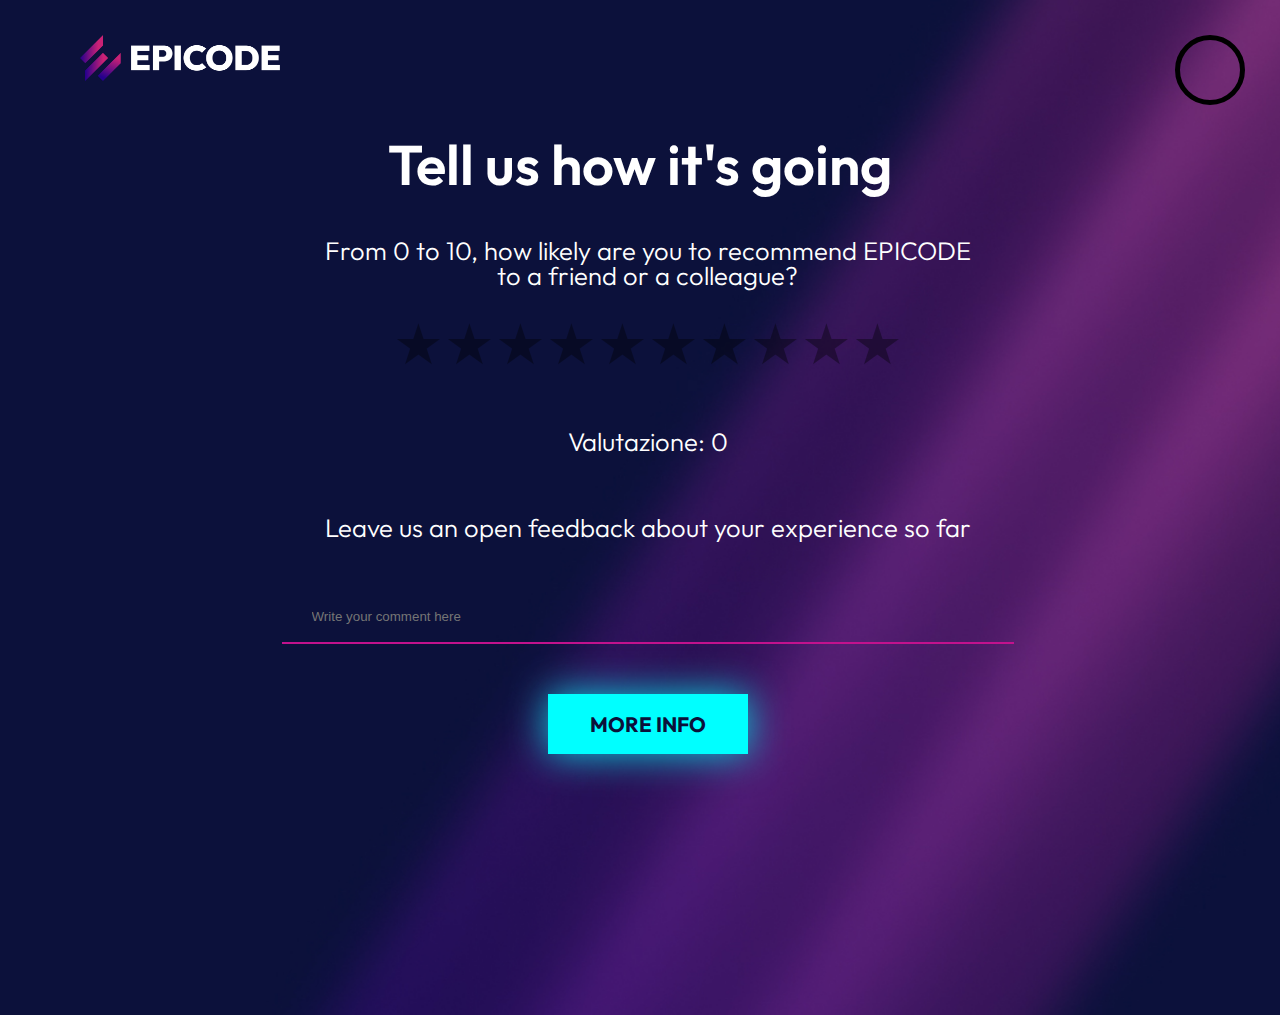
<file: feedback.html>
<!DOCTYPE html>
<html lang="it">
<head>
    <meta charset="UTF-8">
    <meta name="viewport" content="width=device-width, initial-scale=1.0">
    <title>Benchmark - Epicode</title>
    <link rel="stylesheet" href="css/reset.css">
    <link rel="stylesheet" href="css/style.css">
</head>
<body>
  
    <div id="main">
        
        <div class="timer"></div>
        <img src="assets/images/epicode_logo.png" id="logo"></img>
        
        <div id="contenuto-pagina-4">
            <div class="h4 come-sta-andando"><span>Tell us how it's going</span></div>
            <div class="testo-page-4">From 0 to 10, how likely are you to recommend EPICODE to a friend or a colleague?</div>
            <form class="form" action="submit">
                <div class="stars">
                    <div class="stars">
                        <span class="star" data-stars="1">&#9733;</span>
                        <span class="star" data-stars="2">&#9733;</span>
                        <span class="star" data-stars="3">&#9733;</span>
                        <span class="star" data-stars="4">&#9733;</span>
                        <span class="star" data-stars="5">&#9733;</span>
                        <span class="star" data-stars="6">&#9733;</span>
                        <span class="star" data-stars="7">&#9733;</span>
                        <span class="star" data-stars="8">&#9733;</span>
                        <span class="star" data-stars="9">&#9733;</span>
                        <span class="star" data-stars="10">&#9733;</span>
                      </div>
                        <div id="stars-value">Valutazione: 0</div>
                  </div> 
                <label class="text-label" for="comment">Leave us an open feedback about your experience so far</label>
                <input class="input-text-label" type="text" name="comment" placeholder="Write your comment here">
                <button class="button-page-1-4 more-info">MORE INFO</button>
            </form>
            

        </div>
    </div>



<script src="js/script.js"></script>
</body>
</html>
</file>
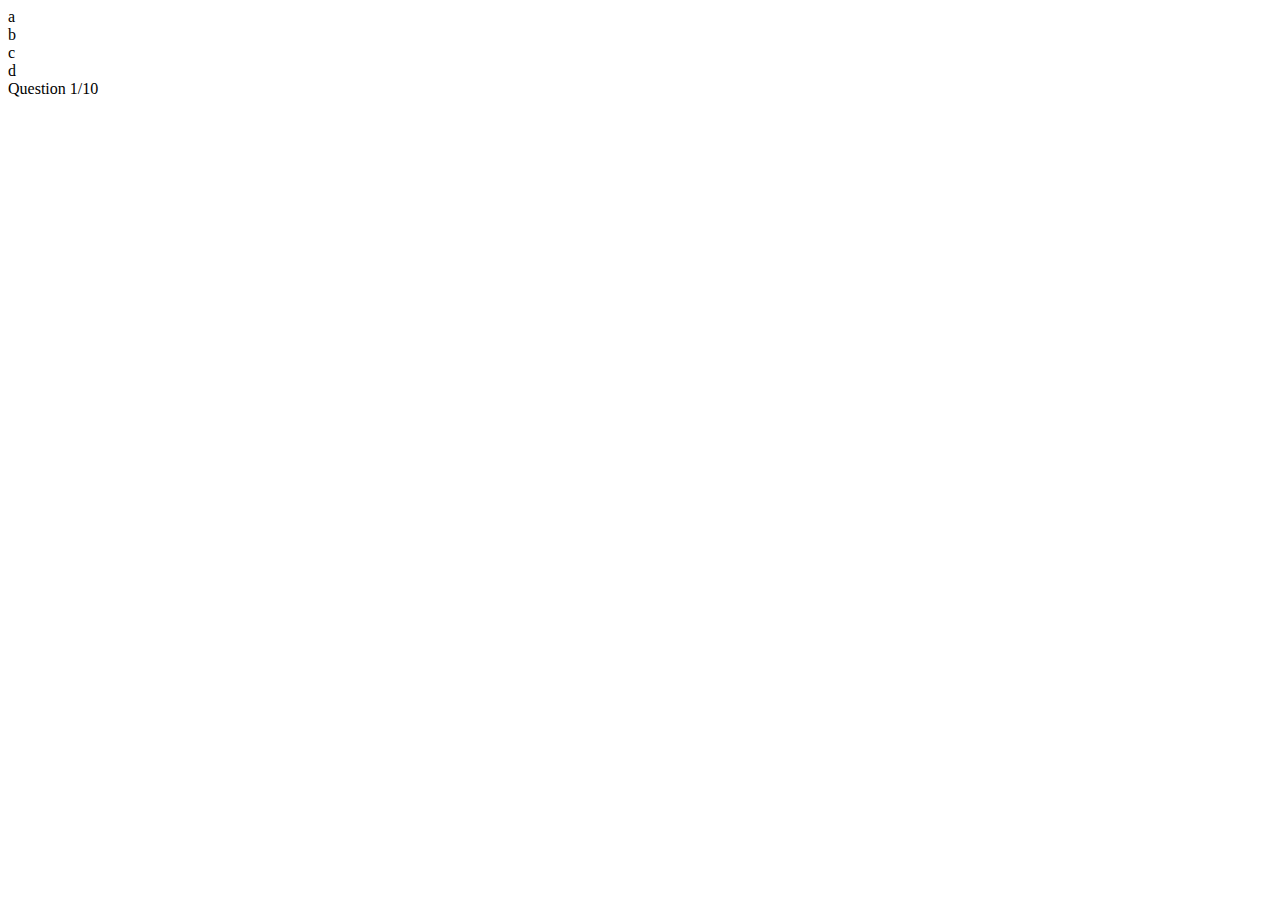
<file: index2.html>
<!DOCTYPE html>
<html lang="it">
<head>
    <meta charset="UTF-8">
    <meta name="viewport" content="width=device-width, initial-scale=1.0">
    <title>Benchmark - Epicode</title>
</head>
<body>
  
    <div id="container-logo-bg">
        
        <div class="timer"></div>
        <div id="logo"></div>
        
        <div id="contenuto-pagina">
            <div class="h4"></div>
            <div class="domanda"> 
                
                <div class="risposte">a</div>
                <div class="risposte">b</div>
                <div class="risposte">c</div>
                <div class="risposte">d</div>
                
            </div>

            <div>

                <div class="h6">Question 1/10</div>

            </div>
        </div>
    </div>



<script src="js/script.js"></script>
</body>
</html>
</file>
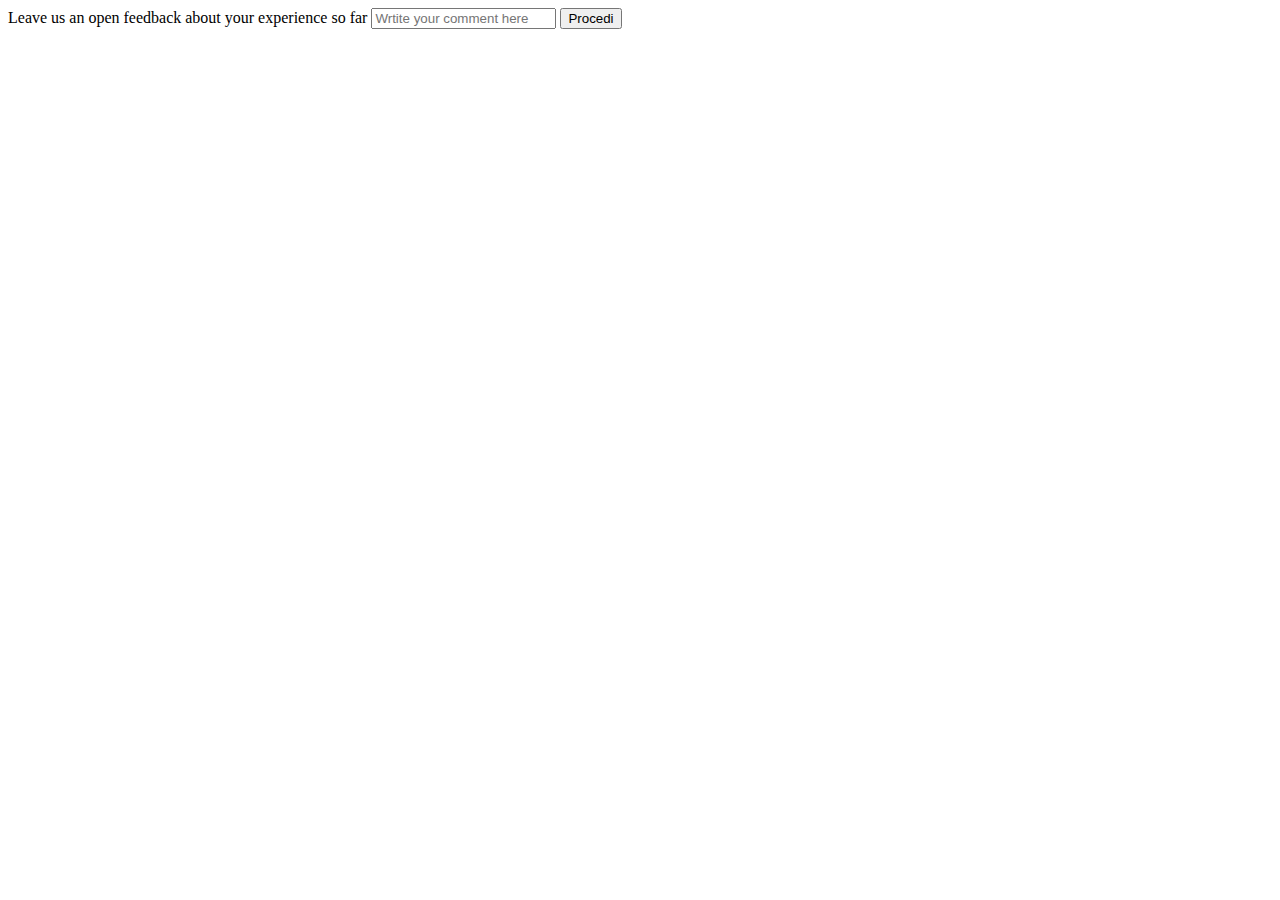
<file: index4.html>
<!DOCTYPE html>
<html lang="it">
<head>
    <meta charset="UTF-8">
    <meta name="viewport" content="width=device-width, initial-scale=1.0">
    <title>Benchmark - Epicode</title>
</head>
<body>
  
    <div id="container-logo-bg">
        
        <div class="timer"></div>
        <div id="logo"></div>
        
        <div id="contenuto-pagina">
            <div class="h4"></div>
            <div class="testo-page-3-4"></div>
            <form action="submit">
                <div class="stelle"></div>
                <label for="comment">Leave us an open feedback about your experience so far</label>
                <input type="text" name="comment" placeholder="Wrtite your comment here">
                <button class="button-page-1-4">Procedi</button>
            </form>
            
            </div>

        </div>
    </div>



<script src="js/script.js"></script>
</body>
</html>
</file>
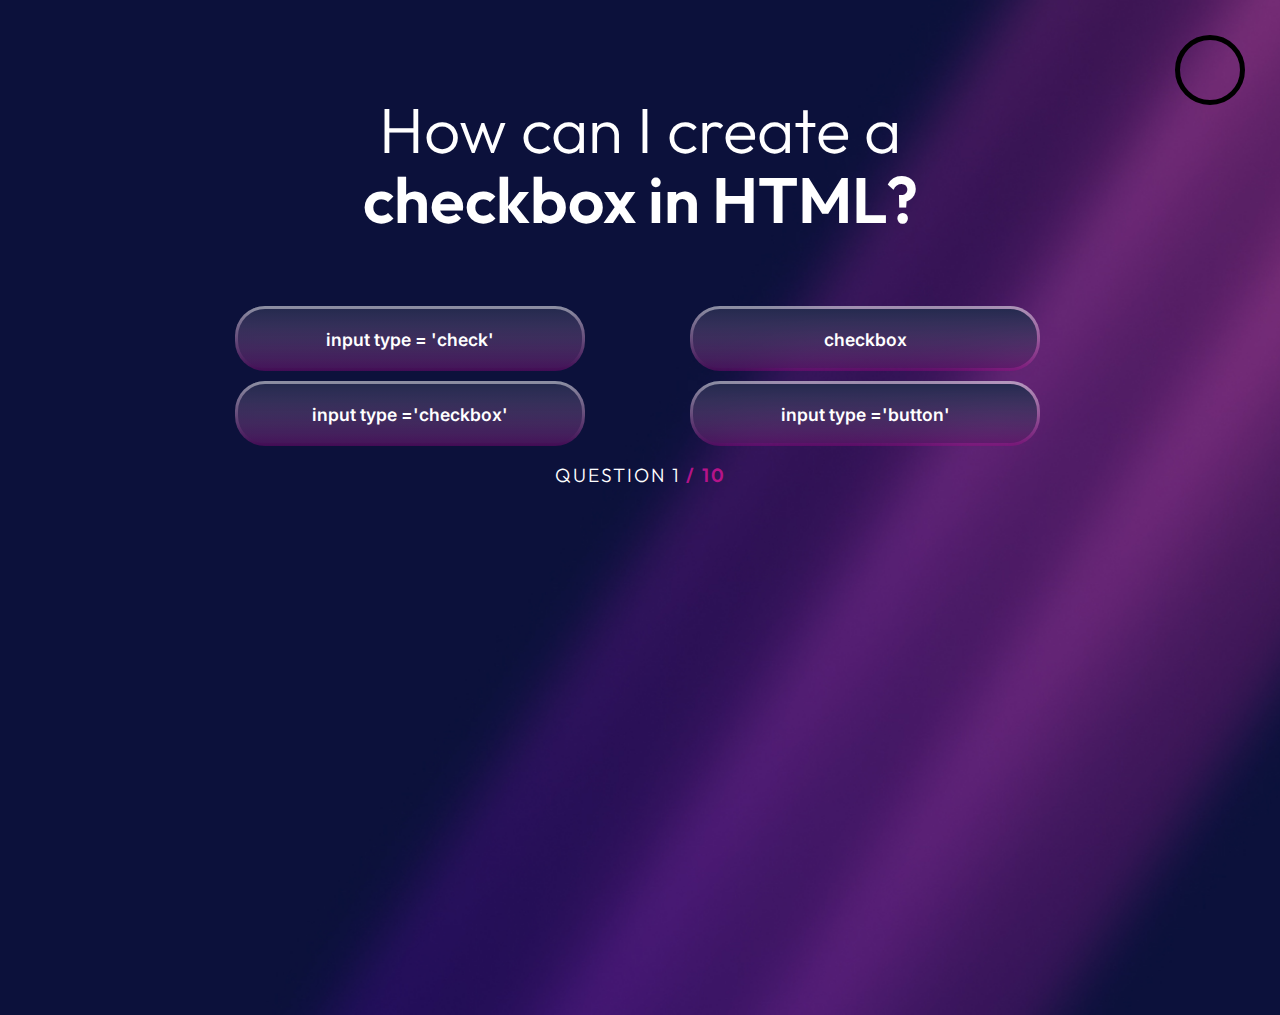
<file: quiz.html>
<!DOCTYPE html>
<html lang="it">
<head>
    <meta charset="UTF-8">
    <meta name="viewport" content="width=device-width, initial-scale=1.0">
    <title>Benchmark - Epicode</title>
    <link rel="stylesheet" href="css/reset.css">
    <link rel="stylesheet" href="css/style.css">
</head>
<body>
  
    <div id="main">
        
        <div class="timer"></div>
        <div id="logo"></div>
        
        <div id="contenuto-pagina-quiz">
            <div class="h4", class="titolo">How can I create a <span>checkbox in HTML?</span></div>
            <div class="domanda"> 
                
                <div> <button class="risposte">input type = 'check'</button></div>
                <div> <button class="risposte"> checkbox</button></div>
                <div> <button class="risposte">input type ='checkbox'</button></div>
                <div> <button class="risposte"> input type ='button'</button></div>
                
            </div>

            <div id="question-counter">

                <div class="h6">QUESTION 1 <span class="slash">/ 10</span></div>

            </div>
        </div>
    </div>



<script src="js/script.js"></script>
</body>
</html>
</file>
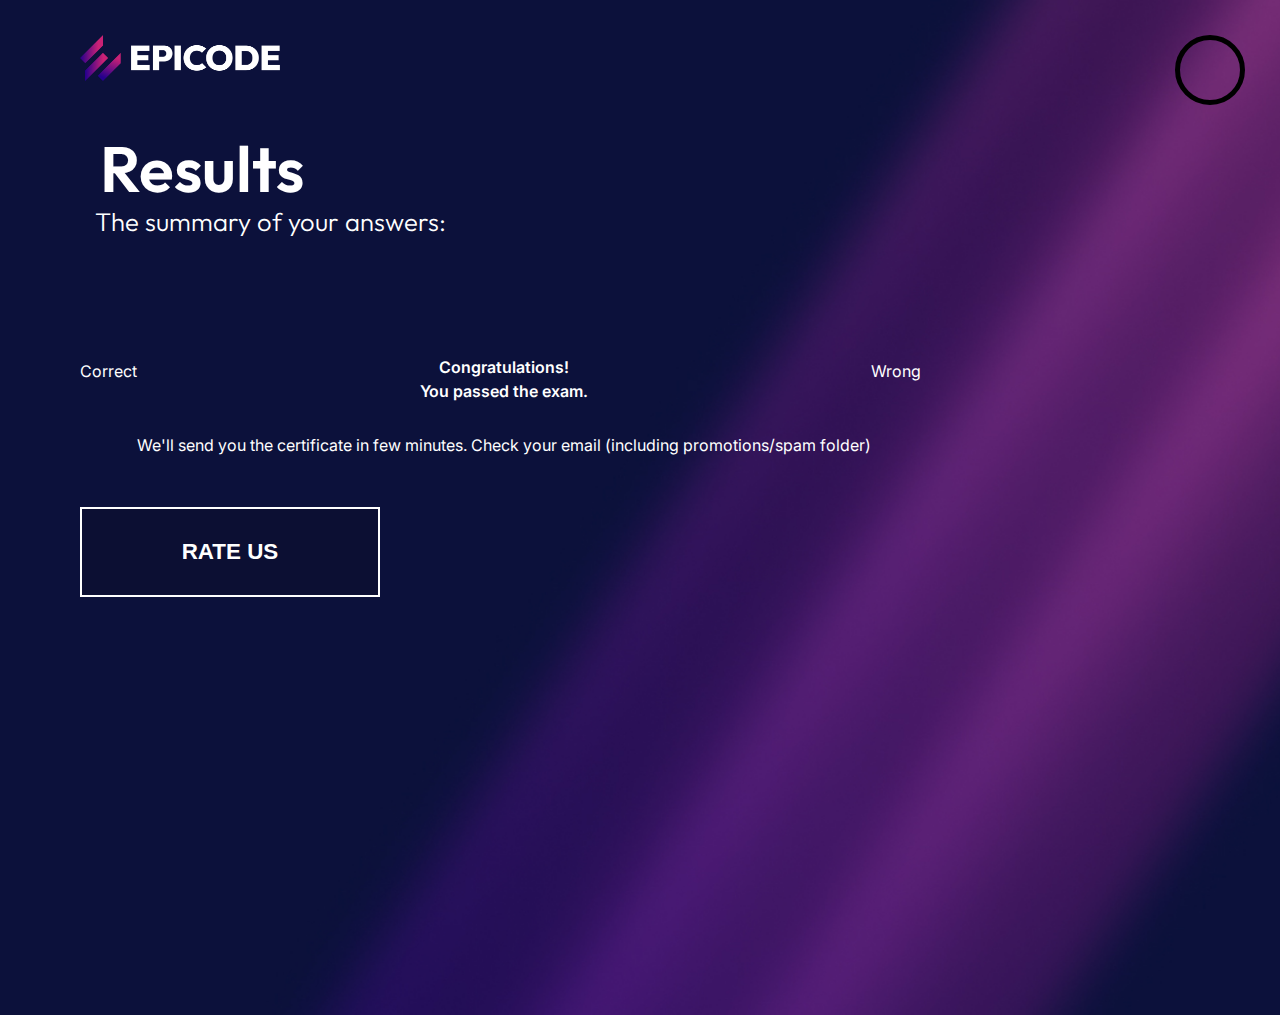
<file: risultato.html>
<!DOCTYPE html>
<html lang="it">
<head>
    <meta charset="UTF-8">
    <meta name="viewport" content="width=device-width, initial-scale=1.0">
    <title>Benchmark - Epicode</title>
    <link rel="stylesheet" href="css/reset.css">
    <link rel="stylesheet" href="css/style.css">
    

</head>
<body>
  
    <div id="main">
        
        <div class="timer"></div>
        <img src="assets/images/epicode_logo.png" id="logo"></img>
        
        <div id="contenuto-pagina-risultato">
            <div class=" results h4"> Results</div>
            <div class="testo-page-3">The summary of your answers:</div>
            <div class="risultato-test"> 
                
                <div class="corrette-risultato">Correct</div>
                <div class="cerchio-risultato">
                    <div class="testi-dentro-cerchio">
                        <p><span>Congratulations!</span></p>
                        <p><span>You passed the exam.</span></p>
                        <p class="testo-certificato">We'll send you the certificate in few minutes. Check your email (including promotions/spam folder)</p>
                    </div>
                </div>
                <div class="errate-risultato">Wrong</div>
                
            </div>

            <div>

                <button class="rate-us">RATE US</button>

            </div>
        </div>
    </div>



<script src="js/script.js"></script>
</body>
</html>
</file>
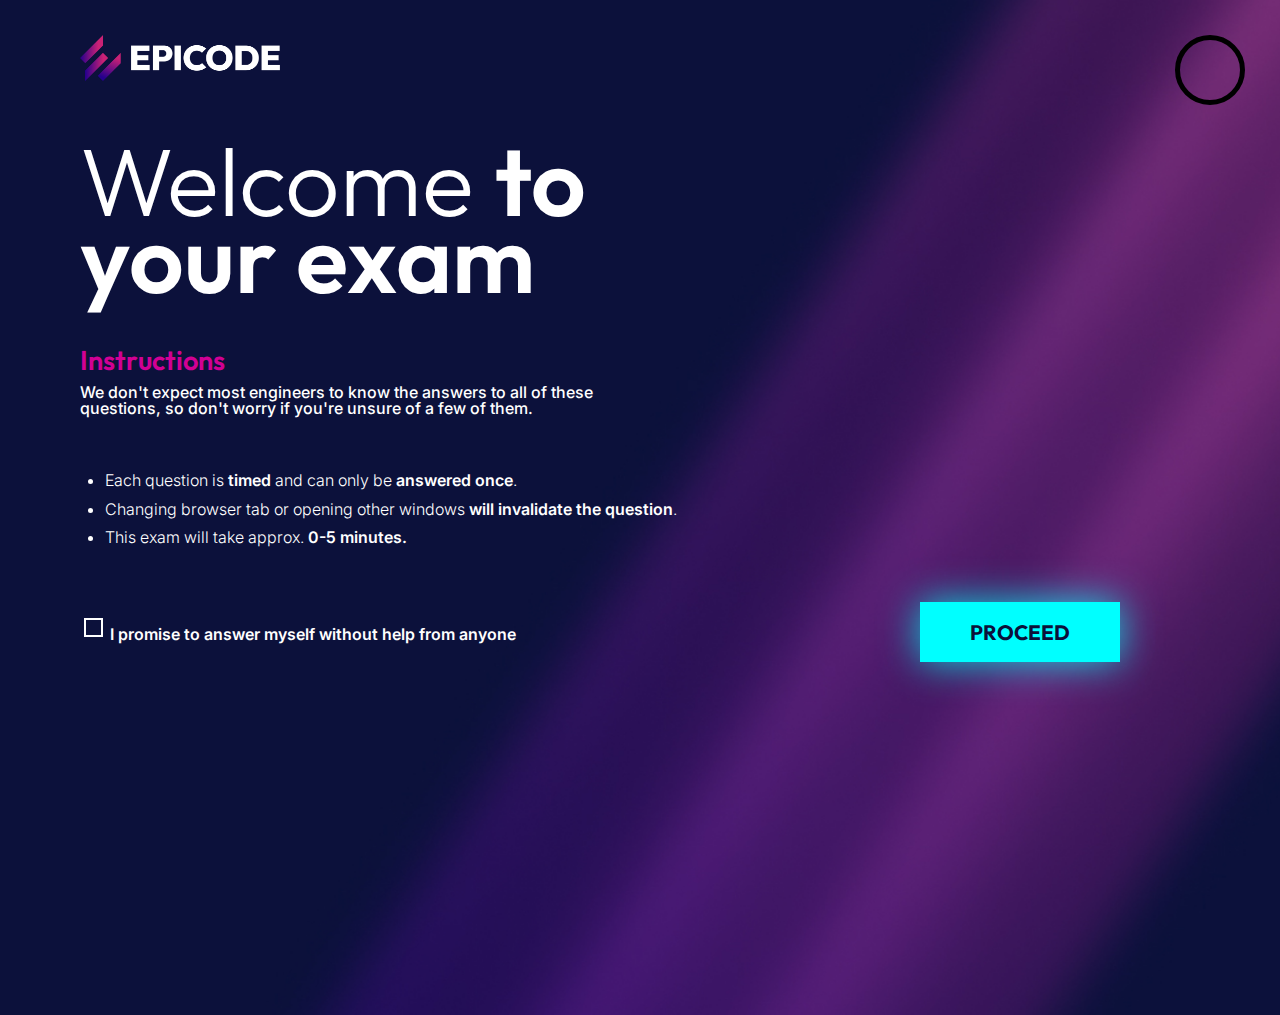
<file: welcome.html>
<!DOCTYPE html>
<html lang="it">
<head>
    <meta charset="UTF-8">
    <meta name="viewport" content="width=device-width, initial-scale=1.0">
    <title>Benchmark - Epicode</title>
    <link rel="stylesheet" href="css/reset.css">
    <link rel="stylesheet" href="css/style.css">
</head>
<body>
  
    <div id="main">
        
        <div class="timer"></div>
        <img src="assets/images/epicode_logo.png" id="logo"></img>
        
        <div id="contenuto-pagina">
            <div class="h4">Welcome <span>to your exam</span></div>
            <div class="h5">Instructions</div>
            <div class="p sottotesto-page-1">We don't expect most engineers to know the answers to all of these questions,
                so don't worry if you're unsure of a few of them.</div>
            <div class="lista-istruzioni"> 
                <ul>
                    <li>Each question is <span>timed</span> and can only be <span>answered once</span>.</li>
                    <li>Changing browser tab or opening other windows <span>will invalidate the question</span>.</li>
                    <li>This exam will take approx. <span>0-5 minutes.</span></li> 
                </ul>
            </div>

            <div class="checkbox-plus-button">
               
                <input type="checkbox" id="myCheckbox" name="myCheckbox">
                <label class="text-checkbox" for="myCheckbox"><span>I promise to answer myself without help from anyone</span></label>  
                <button class="button-page-1-4">PROCEED</button>

            </div>
        </div>
    </div>



<script src="js/script.js"></script>
</body>
</html>
</file>
<file: css/style.css>
@import url('https://fonts.googleapis.com/css2?family=Inter:wght@300;400;600&family=Outfit:wght@300;400;500;600;700&display=swap');


:root {
    --colore-h5: #D20094;
    font-family: 'Inter', sans-serif;
    box-sizing: border-box;
  }


/************* PAGINA WELCOME **************/


#main{

    width: 0 auto;
    height: 100vh;
    background-image: url(../assets/images/bg.jpg);
    background-size: cover;
    color: white;
    padding: 35px 80px 80px 80px;
   

}

#logo{

    width: 200px;
    height: auto;
    margin-bottom: 60px;
   

}

.h4, .h5{

    font-family: 'Outfit', sans-serif;

}
.h4{

    font-size: 6rem;
    max-width: 600px;
    font-weight:300;
    line-height: 0.8;
    margin-bottom: 50px;

}

span{

    font-weight: 600;

}

.h5{

    
    color:var(--colore-h5);
    font-weight: 600;
    font-size: 1.7rem;
    margin-bottom: 10px;
    
}

.p{

   margin-bottom: 40px;
   font-weight: 500;
   max-width: 550px;


}


ul{
    margin-top: 50px;
}

li {
    line-height: 1.8;
    margin-left: 25px;
    font-weight: 300;

}

 #myCheckbox{

    appearance: none;
    border: 2px solid white;
    height: 1.2rem;
    width: 1.2rem;
    cursor: pointer;
    
    
}

#myCheckbox:checked {
    background-color:#0c060a;
}

.button-page-1-4 {
    background-color: #00ffff;
    color: #0B113A;
    border: none;
    width: 200px;
    height: 60px;
    margin-left: 400px;
    box-shadow: 0 0 1cm rgba(0, 255, 255, 0.8);
    border-color: black ;
    font-family: 'Outfit', sans-serif;
    font-size: 1.3rem;
    font-weight: 700;
    cursor: pointer;

  
}

.timer {
    position: absolute;
    top: 20px;
    right: 20px;
    background-color: wheat;
    padding: 10px;
    border-radius: 50%;
    width: 40px;
    height: 40px;
    margin-right: 15px;
    margin-top: 15px;
    background: none;
    border: 5px solid black;
}

.checkbox-plus-button{

    margin-top: 50px;
    display: inline-block;

}


/***************** PAGINA QUIZ *****************/

#contenuto-pagina-quiz{


    display: flex; 
    align-items: center; 
    justify-content: center;
    flex-direction: column;
    

}

#contenuto-pagina-quiz > .h4{

    font-size: 4rem;
    line-height: 1.1;

}

.domanda {
    max-width: 900px;
    display: flex;
    flex-wrap: wrap;
    justify-content: space-around;
    align-items: center;
    gap: 10px;
    padding: 20px;
}


.risposte {
   background: linear-gradient(#252A4F, #45195c8b) padding-box,
               linear-gradient(180deg, rgba(255, 255, 255, 0.534), #b3028a51) border-box;
    color: white;
    padding: 20px 70px; 
    border: 3px solid transparent;
    border-radius: 40px;
    width: 350px;
    height: 65px;
    border-radius: 30px;
    cursor: pointer;
    position: relative;
    font-family: 'Inter', sans-serif;
    font-size: 1.1rem;
    font-weight: 600;
    

}

/*.risposte::before {
    
    
    top: -15px; 
    left: -30px; 
    right: -30px; 
    bottom: 0; /
    background: linear-gradient(to right, white, white, transparent);
    z-index: -3;
}
*/


.slash{

    color: #B51389;

}


.risposte:nth-child(odd) {
    margin-right: 5px;
}

.risposte:nth-child(even) {
    margin-left: 5px;
}

#contenuto-pagina-quiz{
    box-sizing: border-box;
    text-align: center;
}


.h6{
    font-family: 'Outfit', sans-serif;
    font-weight: 300;
    font-size: 1.2rem;
    letter-spacing: 2px;
    
}




/************ PAGINA RISULTATO ****************/





div > .results{
    font-weight: 600;
    font-size: 4rem;
    margin-bottom: 15px;
    margin-left: 20px;
    
}

.testo-page-3{

    font-weight: 300;
    font-size: 1.6rem;
    font-family: 'Outfit', sans-serif;
    margin-left: 15px;


}

.risultato-test{
    display: flex;
    flex-direction: row;
    flex-wrap: nowrap;
    align-items: center;
    width: 1200px ;
    margin-top: 50px;
    margin-bottom: 30px;
    text-align: center;
}
.cerchio{
    border: 60px solid;
    border-right-color: #C2128D;
    border-radius: 50%;
    height: 300px;
    width: 40%;
    text-align: center;
    padding: 30px;
    margin-left: 60px;
    margin-right: 60px;
}

.testi-dentro-cerchio{

    margin-top: 70px;
    line-height: 1.5;

}

.testo-certificato{

    margin-top: 30px;


}

.corrette{

    font-size: 3rem;
    font-family: 'Outfit', sans-serif;
    width: 30%;
}

.errate{

    font-size: 3rem;
    font-family: 'Outfit', sans-serif;
    width: 30%;
}

.rate-us {
    color: white;
    font-weight: 600;
    font-size: 1.4rem;
    margin-top: 20px;
    width: 300px;
    height: 90px;
    text-align: center;
    background: transparent;
    border: 2px solid #fff;
    cursor: pointer;
    background: #0c060a28;
}


/***************** PAGINA FEEDBACK **************/

#contenuto-pagina-4{


    display: flex; 
    align-items: center; 
    justify-content: center;
    flex-direction: column;
    

}

.come-sta-andando{

   max-width: 900px;
   font-size: 3.5rem;

}

.testo-page-4{

    font-weight: 300;
    font-size: 1.6rem;
    font-family: 'Outfit', sans-serif;
    margin-left: 15px;
    max-width: 650px;
    text-align: center;
    margin-bottom: 30px;

}

.stars{

    text-align: center;
    margin-bottom: 60px;

}

.star {
    font-size: 50px;
    cursor: pointer;
    color: rgba(0, 0, 0, 0.367);
    
  }

  .star:hover, .star.active {
    color: white ;
  }

  .form{

    font-weight: 300;
    font-size: 1.6rem;
    font-family: 'Outfit', sans-serif;
    margin-left: 15px;
    max-width: 650px;
    margin-bottom: 30px;
    display: flex;
    flex-direction: column;
    align-items: center;

  }

.text-label{

    margin-bottom: 50px;

}

.input-text-label{


    background: none;
    height: 50px;
    width: 700px;
    border: none;
    border-bottom: 2px solid #C2128D;
    color: white;
    padding-left: 30px;


}

 form > .button-page-1-4{

    margin-left: 0;
    margin-top: 50px;

 }
    




 .hidden , .hiddenTimer{
    display: none;
 }
</file>
